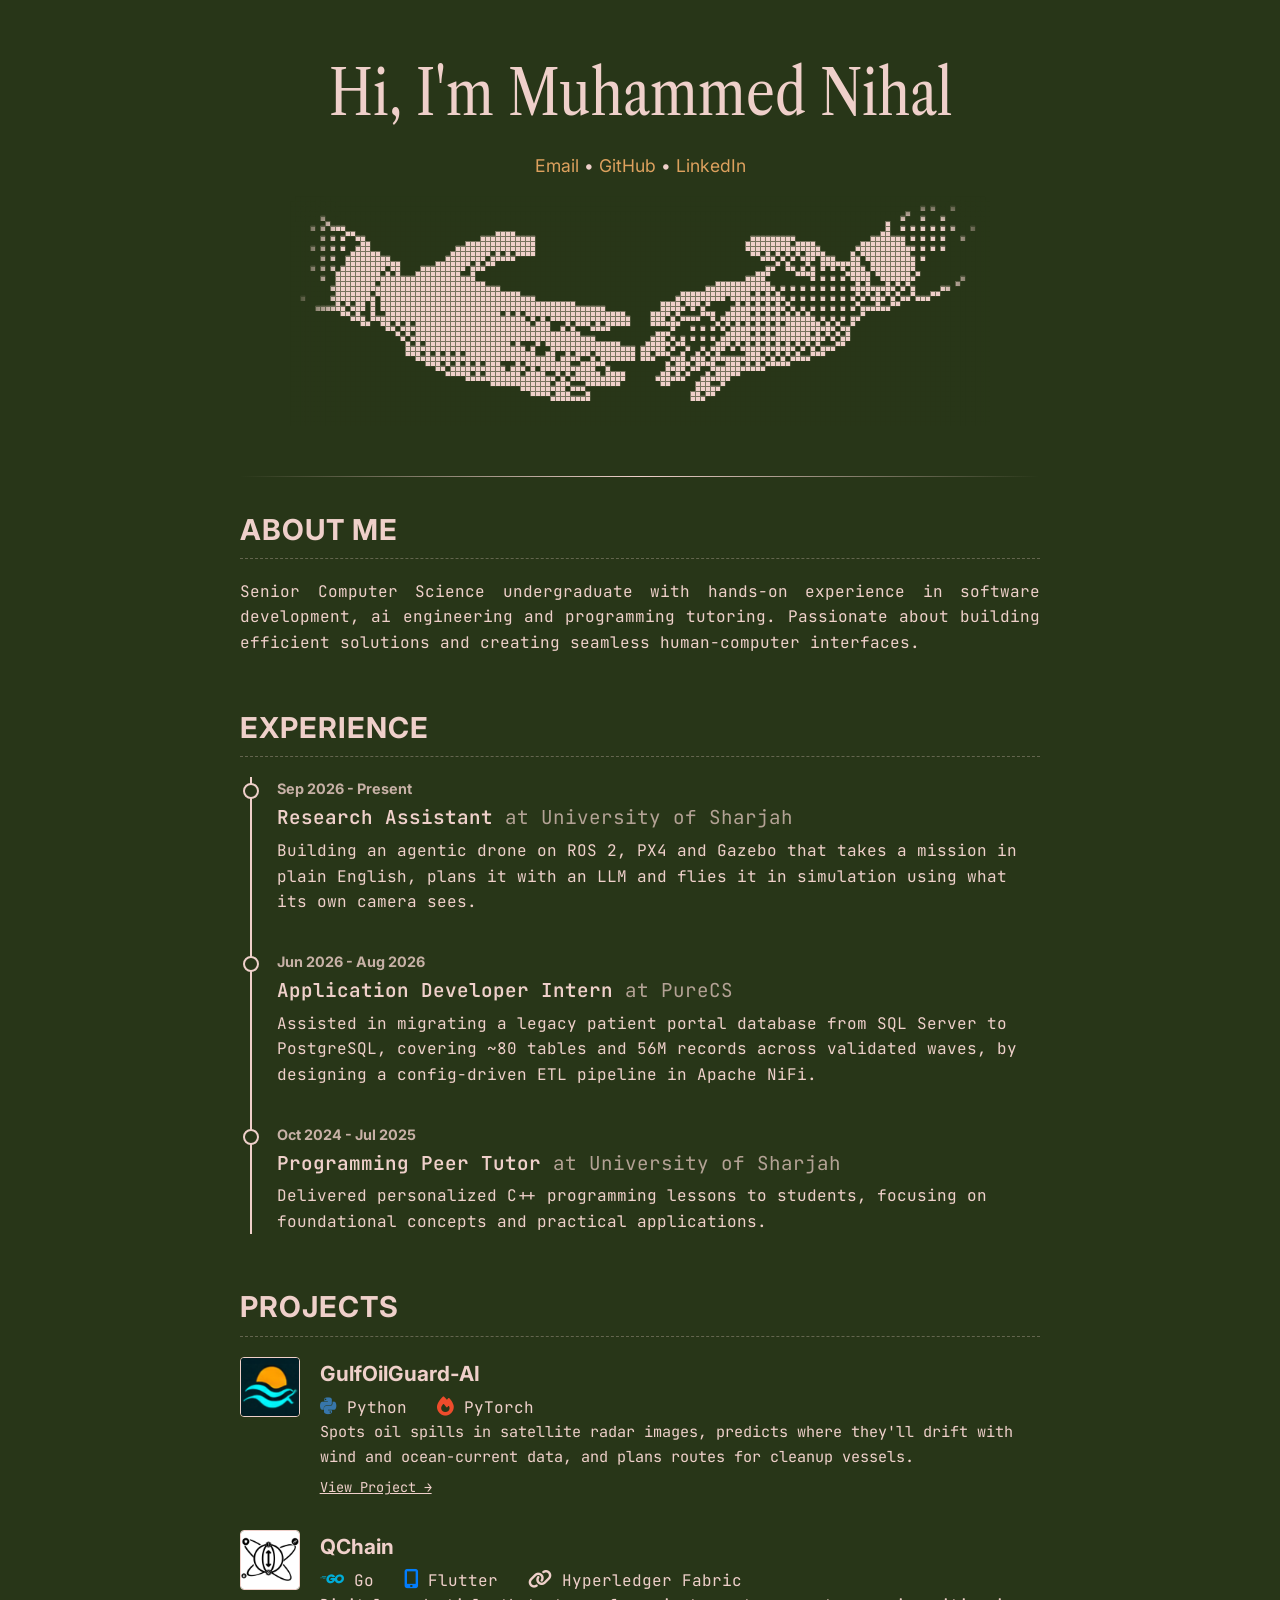
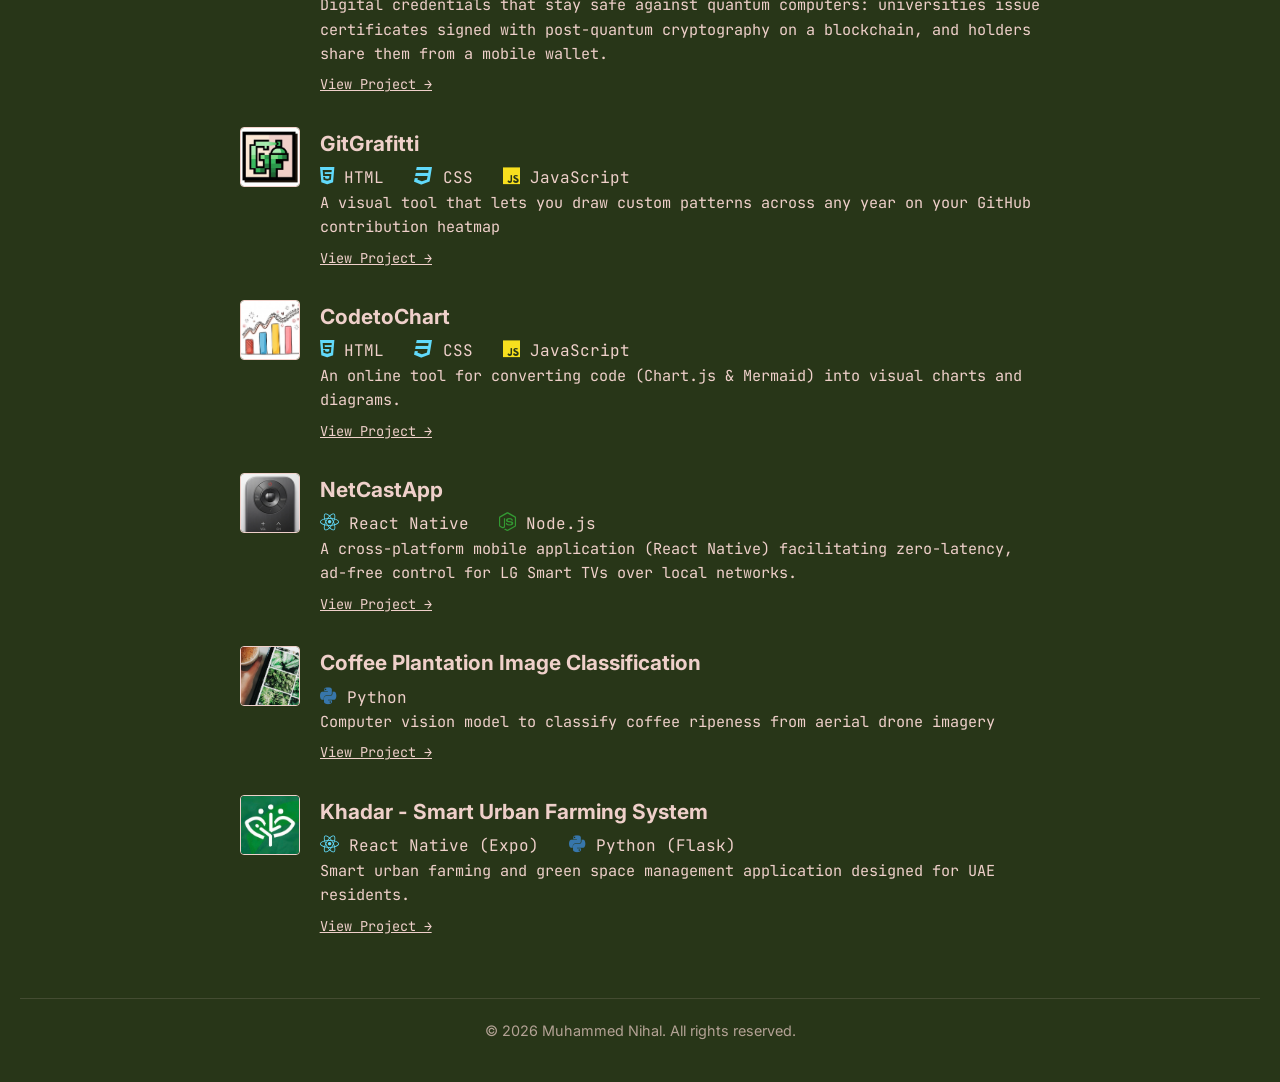
<file: index.html>
<!DOCTYPE html>
<html lang="en">
<head>
    <meta charset="UTF-8">
    <meta name="viewport" content="width=device-width, initial-scale=1.0">

    <title>Muhammed Nihal's Portfolio</title>
    <meta name="description" content="Personal portfolio and professional timeline of Muhammed Nihal.">
    <link rel="icon" href="assets/nih_logo.ico" type="image/x-icon">

    <link rel="preconnect" href="https://fonts.googleapis.com">
    <link rel="preconnect" href="https://fonts.gstatic.com" crossorigin>
    <link href="https://fonts.googleapis.com/css2?family=Inter:wght@400;600;700&family=JetBrains+Mono:wght@400;500&display=swap" rel="stylesheet">
    <link rel="stylesheet" href="https://cdnjs.cloudflare.com/ajax/libs/font-awesome/6.5.1/css/all.min.css">
    <link rel="stylesheet" href="style.css">
</head>
<body>

    <div class="container">

        <header class="site-header">
            <h1 class="main-title">Hi, I'm Muhammed Nihal</h1>

            <div class="social-links">
                <a href="mailto:nihvp@outlook.com">Email</a> •
                <a href="https://github.com/nihvp" target="_blank" rel="noopener noreferrer">GitHub</a> •
                <a href="https://linkedin.com/in/mnih" target="_blank" rel="noopener noreferrer">LinkedIn</a>
            </div>

            <!-- Pixel-art handshake drawn onto the page: two hands reach in, clasp and shake. CSS only (see style.css).
                 Each character is two pixels stacked: ▀ top, ▄ bottom, █ both. -->
            <div class="ascii-board" role="img" aria-label="Pixel-art animation of two hands reaching out and shaking">
<pre class="ascii-hand ascii-hand-left" aria-hidden="true">


      ▀▄
    ▀ ▀ ▀▀▀▄▄                            ▄▄▄▄
      ▀ ▀ ▀  ▀█▄                   ▄▄▄███████████
    ▀ ▀ ▀ ▀ ▄███▄▄              ▄███████▀█▀█▀████
      ▀ ▀  █████████▄▄       ▄▄█████▀█▀▄█▀▀▀▀
    ▀ ▀ ▀▄████████▀▄▀█   ▄████████▀ █▀▀
      ▀  ████████▀███████████████████▄▄
        ▀███████▀█████████████████████████▄▄▄▄
  ▀     ▀█▀█▀██▀█ ███████████████████████████████▄▄▄▄▄▄▄▄
     ▀▀▀▀▀█▄▀█▀ █ ▀███████████████████████▀█▀█▀████████████████▄▄▄▄
            ▀▀█▄▀▀██▀█▀█▀██████████████████████▄▀▄█▄▀▀▀█▀███▀█▀█████
                   ▀▀▄▀█▀███████████████████████████▄▄█▄█▄  ▀▀▀▀
                      ▀▄▀█▀█████████████████▀█▀▀▀█▀██████████▄▄▄▄▄
                       ███▀█▀█▀█▀█▀████████████▄█  ▄█▀▀█▀███▀████████
                         ▀▀███▀█▀█▀█▀█▀███▀▀▀█▀██████▄██▀▀▄▄█▄█▀▀▀▀▀▀
                             ▀▀▄████▀█▀████▄██▀▄█▄█▀▀█▀█▀████▄ █▄▄▄
                                   ▀▀▀▀▀████████████▀▄█▄▀▀▀███████▀
                                              ▀▀████▀██▄▀▀▀▄
                                                    ▀▀▀▀▀▀▀▀</pre>
<pre class="ascii-hand ascii-hand-right" aria-hidden="true">

                                                     ▄  ▀ ▀   ▀
                                                 ▄  ▀   ▀   ▀
                                                ▄█  ▀ ▀ ▀ ▀ ▀ ▀   ▀
                     ▄████████▀▄▄▄▄         ▄▄███████ ▀ ▀ ▀ ▀   ▀
                     ▀██▀█▀█▀█▀█▀███▄     ▄▀██████████▀ ▀ ▀ ▀
                        ▀▀▀▄▀▄▀ ▀█▀ ███▄▄▄██ ▀█████████ ▀
                       ▄▄█▀  ▀▀▄█▄█ ▀ ▀ ▀▄███▄▀███████▀▄
               ▄▄▄▄▄▄████▄        ▀ ▀ ▀ ▀ ▀█▀█  ▀█▀█▀█▀        ▄▀
        ▄▄▄▄▄█████████▀█▀█▀▄▀ ▀ ▀ ▀ ▀ ▀ ▀ ▀█▀█▀█▀█▀▄▀ █   ▄▄▀▀
    ▄▄▄█▀███▀█▀▀▀ ▀█▀█▀█▀█▀█▀▄▀ ▀ ▀ ▀ ▀ ▀ ▀▄▀ ▀█▀ █▄▀▀ ▀▀▀
  ▄▄██▀█▀ ▀ █▄▄  ▄████▀█▀█▀█▀▄▀▄▀▄▀ ▀ ▀ ▀ ▀ █▀▀▀▀▀
  ███▄█▄▀▀▀▀  ▀▄▀█▀█▀█▀█▀█▀█▀██████▄▀▄▀▄▀ █▀
   ▄▄▄▀   ▀ ▀ ▀ ▀▄████▀█▀█▀███████▀█▀█▀▄▀█
 ▄███▄▀▄█ ▀ ▀ ▀▄██▀█▀█▀█▀█▀█▀█▀█▀█▀█▀ ▀▄█▀
██▀██▄▀ ▄▀ ▄▀▄▀█▀ ▀ ▀███▀█▀█▀█▀▄▀ █▄█▀▀
▀▀▀  ▄▀██▄▀██▄█▀▀███▀█▀█▀▄█▄█▄▀▀▀▀
    ▄█▀█▀▄▀▀ ▄▀█████▀▀▀▀▀
   ▀██▀▀▀  ▄██▀▀█▀
          ▄█▀██▀
          ▀▀▀</pre>
<pre class="ascii-handshake" aria-hidden="true">

    ▀   ▀   ▀   ▀   ▀  ▄                                                                                         ▄  ▀   ▀   ▀   ▀   ▀
      ▀   ▀   ▀   ▀   ▀ ▀  ▄                                                                                 ▄ ▀▀ ▀   ▀   ▀   ▀   ▀
    ▀ ▀ ▀ ▀ ▀ ▀ ▀ ▀ ▀ ▀ ▀ ▀ ▀▀▄▄                              ▄▄███▄▄▄▄                                  ▄▄▀▀ ▀ ▀ ▀ ▀ ▀ ▀ ▀ ▀ ▀ ▀
        ▀ ▀ ▀ ▀ ▀ ▀ ▀ ▀ ▀ ▀ ▀ ▀ ▀▀▄▄                    ▄▄████████▀█▀██                              ▄▄▀▀ ▀ ▀ ▀ ▀ ▀ ▀ ▀ ▀ ▀ ▀
            ▀ ▀ ▀ ▀ ▀ ▀ ▀ ▀ ▀ ▀ ▀ ▀ ▀▀▄▄               ▄████▀█▀▀█▄█▀▀▀▀    ▄▄▄▄▄█████              █▀ ▀ ▀ ▀ ▀ ▀ ▀ ▀ ▀ ▀ ▀              ▄▀
    ▀  ▄        ▀ ▀ ▀ ▀ ▀ ▀ ▀ ▀ ▀ ▀ ▀   █             ▄█████▀▄▀▀       ▄▄███████▀███▀█           ▄███▄▀ ▀ ▀ ▀ ▀ ▀ ▀ ▀             ▄▄▀
        ▀▀▄▄        ▀ ▀ ▀ ▀ ▀ ▀ ▀ ▀ ▀▄█████▄▄        ██████▄▀    ▄▄▄▄▄▄███▀█▀█▀ ▀ ▀▀▀ ▀▄     ▄▄████████▄▀ ▀ ▀ ▀ ▀             ▄▄▀▀
            ▀▀▄▄        ▀ ▀ ▀ ▀ ▀ ▀ ███████████   ▄█████████████████▄▄▄ ▀▄█▄   ▀▀█▀ ▀ ▀ ▀█  █▄▀█████████▀ ▀ ▀             ▄▄▀▀
                ▀▀▄         ▀ ▀ ▀  ▄█████████▀██▄▄██████████████████████▀           ▀▄▀▄▀▄▀███▄ ▀████████▄            ▄▄▀▀
                   ▀▀▄▄         ▀ ▀███████▀▄▀█████████▀▀▄███▀████████████▄▀ ▀ ▀ ▀ ▀ ▀▄▀█▀▄██████ █████▀█▀▄        ▄▄▀▀
                       ▀▀▄▄       ▀████████▀████████▀▀▄███▀██▄█████████████▄▀ ▀   ▀ ▀ ▀▄▀█████▀▄▀█▀█▀█▀▄▀     ▄▄▀▀
                           ▀▀▄▄   ▀█▀█▀█▀ █▄████████▀▄▀▀█▄▄▀ ▄██████████▀█▀▄▀▄▀ ▀   ▀ ▀▄██████▀▄▀█▀█▀ ▀▄█▄▄▄▀▀
                               ▀▀▀▀▀▀▄██▀ █▄▀█████▀█▀▄▀  ▄██▀█▀███████████▀▄▀ ▀ ▀▄▀▄▀▄████▀█▀█▀ ██▄▄█▀▀
                                       ▀▀▀▀▀██▀█▀█▀▄▀ ▄███▀▀█▀▀█▀███▀█▀█▀█▀ ▀  ▄████████▀█▀ █▄▀▀
                                             ▀▀▀█ ▀▄▀ ▀█▀▄▄▀▀███▀█▀█▀█▀█▀ ▀ ▀ ▀█▀███▀█▀█▀▄█▀
                                                 ▀██▀█ ▄ █ ▄██▀▄▀█▀█▀█▀█▀ ▀▀▄ ▀█▀█▀█▀█▀▄██
                                                  ▀▀█▄█▄▄████▄▀ █▄█▄█▄█▄█▄▀ ▀█▄▀▀▀▀▀▀▀▀
                                                         ▀▀▀██▄█▀█        ▀▄█▄▀
                                                             ▀██▀</pre>
            </div>
        </header>

        <hr class="section-divider">

        <main>
            <section class="content-section">
                <h2 class="section-heading">About Me</h2>
                <p class="summary-text">
                    Senior Computer Science undergraduate with hands-on experience in software development, ai engineering and programming tutoring. Passionate about building efficient solutions and creating seamless human-computer interfaces.
                </p>
            </section>

            <section class="content-section">
                <h2 class="section-heading">Experience</h2>
                <div id="timeline-container">

                    <div class="timeline-item">
                        <div class="timeline-date">Sep 2026 - Present</div>
                        <h3 class="timeline-role">Research Assistant <span style="font-weight:normal; opacity:0.7;">at University of Sharjah</span></h3>
                        <p class="timeline-desc">Building an agentic drone on ROS 2, PX4 and Gazebo that takes a mission in plain English, plans it with an LLM and flies it in simulation using what its own camera sees.</p>
                    </div>

                    <div class="timeline-item">
                        <div class="timeline-date">Jun 2026 - Aug 2026</div>
                        <h3 class="timeline-role">Application Developer Intern <span style="font-weight:normal; opacity:0.7;">at PureCS</span></h3>
                        <p class="timeline-desc">Assisted in migrating a legacy patient portal database from SQL Server to PostgreSQL, covering ~80 tables and 56M records across validated waves, by designing a config-driven ETL pipeline in Apache NiFi.</p>
                    </div>

                    <div class="timeline-item">
                        <div class="timeline-date">Oct 2024 - Jul 2025</div>
                        <h3 class="timeline-role">Programming Peer Tutor <span style="font-weight:normal; opacity:0.7;">at University of Sharjah</span></h3>
                        <p class="timeline-desc">Delivered personalized C++ programming lessons to students, focusing on foundational concepts and practical applications.</p>
                    </div>

                </div>
            </section>

            <section class="content-section">
                <h2 class="section-heading">Projects</h2>
                <div id="projects-container">

                    <div class="project-item">
                        <img class="project-logo" src="assets/gulfoilguard_logo.png" alt="GulfOilGuard-AI Logo">
                        <div class="project-details">
                            <h3>GulfOilGuard-AI</h3>
                            <i class="fa-brands fa-python" style="color: #3776AB; font-size: 1.2rem;"></i> Python &nbsp;
                            <i class="fa-solid fa-fire" style="color: #EE4C2C; font-size: 1.2rem;"></i> PyTorch &nbsp;
                            <p>Spots oil spills in satellite radar images, predicts where they'll drift with wind and ocean-current data, and plans routes for cleanup vessels.</p>
                            <a class="project-link" href="https://github.com/OmarFarouq3/GulfOilGuard-AI" target="_blank" rel="noopener noreferrer">View Project →</a>
                        </div>
                    </div>

                    <div class="project-item">
                        <img class="project-logo" src="assets/qchain_logo.jpeg" alt="QChain Logo">
                        <div class="project-details">
                            <h3>QChain</h3>
                            <i class="fa-brands fa-golang" style="color: #00ADD8; font-size: 1.2rem;"></i> Go &nbsp;
                            <i class="fa-solid fa-mobile-screen-button" style="color: #027DFD; font-size: 1.2rem;"></i> Flutter &nbsp;
                            <i class="fa-solid fa-link" style="color: #EFD0CA; font-size: 1.2rem;"></i> Hyperledger Fabric &nbsp;
                            <p>Digital credentials that stay safe against quantum computers: universities issue certificates signed with post-quantum cryptography on a blockchain, and holders share them from a mobile wallet.</p>
                            <a class="project-link" href="https://teamqchain.github.io" target="_blank" rel="noopener noreferrer">View Project →</a>
                        </div>
                    </div>

                    <div class="project-item">
                        <img class="project-logo" src="assets/gitgrafitti_logo.jpeg" alt="GitGrafitti Logo">
                        <div class="project-details">
                            <h3>GitGrafitti</h3>
                            <i class="fa-brands fa-html5" style="color: #61DAFB; font-size: 1.2rem;"></i> HTML &nbsp;
                            <i class="fa-brands fa-css3" style="color: #61DAFB; font-size: 1.2rem;"></i> CSS &nbsp;
                            <i class="fa-brands fa-js" style="color: #F7DF1E; font-size: 1.2rem;"></i> JavaScript &nbsp;
                            <p>A visual tool that lets you draw custom patterns across any year on your GitHub contribution heatmap</p>
                            <a class="project-link" href="https://muhammed.me/gitgrafitti" target="_blank" rel="noopener noreferrer">View Project →</a>
                        </div>
                    </div>

                    <div class="project-item">
                        <img class="project-logo" src="assets/c2c_logo.jpeg" alt="CodetoChart Logo">
                        <div class="project-details">
                            <h3>CodetoChart</h3>
                            <i class="fa-brands fa-html5" style="color: #61DAFB; font-size: 1.2rem;"></i> HTML &nbsp;
                            <i class="fa-brands fa-css3" style="color: #61DAFB; font-size: 1.2rem;"></i> CSS &nbsp;
                            <i class="fa-brands fa-js" style="color: #F7DF1E; font-size: 1.2rem;"></i> JavaScript &nbsp;
                            <p>An online tool for converting code (Chart.js & Mermaid) into visual charts and diagrams.</p>
                            <a class="project-link" href="https://muhammed.me/CodetoChart" target="_blank" rel="noopener noreferrer">View Project →</a>
                        </div>
                    </div>

                    <div class="project-item">
                        <img class="project-logo" src="assets/netcastapp_logo.jpeg" alt="NetCastApp Logo">
                        <div class="project-details">
                            <h3>NetCastApp</h3>
                            <i class="fa-brands fa-react" style="color: #61DAFB; font-size: 1.2rem;"></i> React Native &nbsp;
                            <i class="fa-brands fa-node-js" style="color: #339933; font-size: 1.2rem;"></i> Node.js &nbsp;
                            <p>A cross-platform mobile application (React Native) facilitating zero-latency, ad-free control for LG Smart TVs over local networks.</p>
                            <a class="project-link" href="https://github.com/nihvp/NetCastApp" target="_blank" rel="noopener noreferrer">View Project →</a>
                        </div>
                    </div>

                    <div class="project-item">
                        <img class="project-logo" src="assets/coffee_logo.jpeg" alt="Coffee Plantation Image Classification Logo">
                        <div class="project-details">
                            <h3>Coffee Plantation Image Classification</h3>
                            <i class="fa-brands fa-python" style="color: #3776AB; font-size: 1.2rem;"></i> Python &nbsp;
                            <p>Computer vision model to classify coffee ripeness from aerial drone imagery</p>
                            <a class="project-link" href="https://github.com/nihvp/coffee-plant-ripeness-detector" target="_blank" rel="noopener noreferrer">View Project →</a>
                        </div>
                    </div>

                    <div class="project-item">
                        <img class="project-logo" src="assets/khadar_logo.jpeg" alt="Khadar - Smart Urban Farming System Logo">
                        <div class="project-details">
                            <h3>Khadar - Smart Urban Farming System</h3>
                            <i class="fa-brands fa-react" style="color: #61DAFB; font-size: 1.2rem;"></i> React Native (Expo) &nbsp;
                            <i class="fa-brands fa-python" style="color: #3776AB; font-size: 1.2rem;"></i> Python (Flask) &nbsp;
                            <p>Smart urban farming and green space management application designed for UAE residents.</p>
                            <a class="project-link" href="https://github.com/amxr21/khadar-mobile-app" target="_blank" rel="noopener noreferrer">View Project →</a>
                        </div>
                    </div>
                </div>
            </section>
        </main>
    </div>

    <footer class="site-footer">
        <p>&copy; 2026 Muhammed Nihal. All rights reserved.</p>
    </footer>

</body>
</html>
</file>
<file: style.css>
/* =========================================
   CUSTOM FONT SETUP
   ========================================= */
/* Loading the custom Libre Caslon Condensed font from local files */
@font-face {
    font-family: 'Libre Caslon Condensed';
    src: url('assets/fonts/LibreCaslonCondensed-Regular.ttf') format('truetype');
    font-weight: normal;
    font-style: normal;
}

/* Tiny font used by the handshake board: every character is a 0.5em x 1em cell,
   and the block characters ▀ ▄ █ fill its top half, bottom half or all of it.
   That turns each character into two square pixels. */
@font-face {
    font-family: 'Pixel Blocks';
    src: url('assets/fonts/pixel-blocks.woff') format('woff');
    font-weight: normal;
    font-style: normal;
}

/* =========================================
   RESET & GLOBAL STYLES
   ========================================= */
/* This removes default browser margins so our design looks consistent everywhere */
* {
    margin: 0;
    padding: 0;
    box-sizing: border-box;
}

body {
    background-color: #283618; /* Dark olive green */
    color: #EFD0CA;            /* Cream/beige */
    font-family: 'JetBrains Mono', monospace; /* Base font for regular text */
    line-height: 1.6;          /* Gives text some breathing room */
    padding: 40px 20px;        /* Space around the edges of the screen */
}

/* =========================================
   LAYOUT
   ========================================= */
.container {
    max-width: 800px; /* Prevents the site from stretching too wide on big screens */
    margin: 0 auto;   /* Centers the container horizontally */
}

/* =========================================
   HEADER STYLES
   ========================================= */
.site-header {
    text-align: center;
    padding-bottom: 20px;
}

.main-title {
    font-family: 'Libre Caslon Condensed', serif; /* Using our new custom font */
    font-size: 4rem;
    font-weight: normal;
    margin-bottom: 10px;
}

.social-links {
    font-family: 'Inter', sans-serif;
    font-size: 1.1rem;
    margin-bottom: 15px;
}

.social-links a {
    color: #DDA15E;
    text-decoration: none;
    transition: opacity 0.2s; /* Smooth fade effect when hovering */
}

.social-links a:hover {
    opacity: 0.7; /* Makes links slightly transparent on hover */
}

/* =========================================
   PIXEL-ART HANDSHAKE (pure CSS, no JS)
   =========================================
   A 140 x 46 pixel area drawn with the Pixel Blocks font: 140 characters wide,
   23 rows tall. It has no border and uses the page colours, so the hands look
   drawn straight onto the page; the sleeves dissolve into dots near the edges.
   The hands were rendered from simple 3D models, then turned into pixels:
   lit skin is solid, shadows become dot patterns, lines separate overlapping parts.
   It holds three <pre> drawings: the left hand, the right hand and the
   clasped handshake. All animations share one 7s loop so they stay in sync:
     0-6%    empty
     6-24%   hands reach in from the top corners, 3 pixels across + 1 down per step
     24-30%  fingertips touch
     30-80%  handshake (shakes up and down 36-57%)
     80-96%  hands slide back out
*/
.ascii-board {
    --px: 0.5em;                           /* one pixel = one character's width */
    --row: 1em;                            /* one text row = two pixels tall */
    --bg: #283618;                         /* same green as the page */
    --ink: #EFD0CA;                        /* same cream as the page text */
    --fade: linear-gradient(to right, transparent, #000 7%, #000 93%, transparent);
    --fade-top: linear-gradient(to bottom, transparent, #000 12%);
    position: relative;
    width: calc(140 * var(--px));
    max-width: 100%;
    height: calc(23 * var(--row));
    margin: 5px auto 0;
    overflow: hidden;                      /* hides the hands while they are "off screen" */
    font-family: 'Pixel Blocks', monospace;
    font-size: clamp(4px, calc((100vw - 40px) / 70), 10px);  /* 10px font = 5px pixels; shrinks to fit phones */
    line-height: var(--row);
    text-align: left;                      /* the header is centered; the drawings must not be */
    color: var(--ink);
    /* soft edges, so hands sliding in or out never show a hard cut-off line */
    -webkit-mask-image: var(--fade), var(--fade-top);
    -webkit-mask-composite: source-in;
    mask-image: var(--fade), var(--fade-top);
    mask-composite: intersect;
}

/* Thin lines in the page colour on top of everything, so neighbouring
   pixels show tiny gaps between them, like an old LCD */
.ascii-board::after {
    content: "";
    position: absolute;
    inset: 0;
    pointer-events: none;
    background-image:
        linear-gradient(to right, var(--bg) 0 12%, transparent 12%),
        linear-gradient(to bottom, var(--bg) 0 12%, transparent 12%);
    background-size: var(--px) var(--px);
    opacity: 0.6;
}

.ascii-board pre {
    position: absolute;
    top: 0;
    font: inherit;
}

/* Left hand: drawn on the left half, fingertips at the middle */
.ascii-hand-left {
    left: 0;
    animation: hand-left 7s steps(24, end) infinite,
               show-hands 7s step-end infinite;
}

/* Right hand: drawn on the right half, fingertips at the middle */
.ascii-hand-right {
    left: 50%;
    animation: hand-right 7s steps(24, end) infinite,
               show-hands 7s step-end infinite;
}

.ascii-handshake {
    left: 0;
    opacity: 0;
    animation: show-handshake 7s step-end infinite,
               shake 7s step-end infinite;
}

/* Hands travel along their arms: 72 pixels across and 24 up is far enough
   to push each one fully out of view, in whole-pixel steps */
@keyframes hand-left {
    0%, 6%    { transform: translate(calc(-72 * var(--px)), calc(-24 * var(--px))); }
    24%, 84%  { transform: translate(0, 0); }
    96%, 100% { transform: translate(calc(-72 * var(--px)), calc(-24 * var(--px))); }
}

@keyframes hand-right {
    0%, 6%    { transform: translate(calc(72 * var(--px)), calc(-24 * var(--px))); }
    24%, 84%  { transform: translate(0, 0); }
    96%, 100% { transform: translate(calc(72 * var(--px)), calc(-24 * var(--px))); }
}

@keyframes show-hands {
    0%   { opacity: 1; }
    30%  { opacity: 0; }
    80%  { opacity: 1; }
}

@keyframes show-handshake {
    0%        { opacity: 0; }
    30%       { opacity: 1; }
    80%, 100% { opacity: 0; }
}

/* Moves the clasped hands one row (2 pixels) up / down, twice */
@keyframes shake {
    0%        { transform: translateY(0); }
    36%       { transform: translateY(calc(-1 * var(--row))); }
    39%       { transform: translateY(0); }
    42%       { transform: translateY(var(--row)); }
    45%       { transform: translateY(0); }
    48%       { transform: translateY(calc(-1 * var(--row))); }
    51%       { transform: translateY(0); }
    54%       { transform: translateY(var(--row)); }
    57%, 100% { transform: translateY(0); }
}

/* Visitors who prefer less motion just see the handshake */
@media (prefers-reduced-motion: reduce) {
    .ascii-board pre {
        animation: none;
    }

    .ascii-hand {
        opacity: 0;
    }

    .ascii-handshake {
        opacity: 1;
    }
}

/* The horizontal line under the header
.section-divider {
    border: none;
    border-top: 1px solid #EFD0CA;
    margin: 30px 0;
    opacity: 0.5;
}
*/
.section-divider {
    border: 0;
    height: 1px;
    background: linear-gradient(to right, transparent, #EFD0CA, transparent);
    margin: 30px 0;
}

/* =========================================
   MAIN CONTENT STYLES
   ========================================= */
.content-section {
    margin-bottom: 50px; /* Space between sections */
}

.section-heading {
    font-family: 'Inter', sans-serif;
    font-size: 1.8rem;
    text-transform: uppercase;
    letter-spacing: 1px;
    margin-bottom: 20px;
    border-bottom: 1px dashed rgba(239, 208, 202, 0.3);
    padding-bottom: 5px;
}

.summary-text {
    font-size: 1rem;
    text-align: justify;
}

/* =========================================
   TIMELINE (EXPERIENCE) STYLES
   ========================================= */
#timeline-container {
    position: relative;
    padding-left: 25px;
    border-left: 2px solid #EFD0CA; /* The vertical line of the timeline */
    margin-left: 10px;
}

.timeline-item {
    position: relative;
    margin-bottom: 35px;
}

/* The dot on the timeline */
.timeline-item::before {
    content: '';
    position: absolute;
    left: -34px; /* Positions the dot right over the vertical line */
    top: 6px;
    width: 12px;
    height: 12px;
    border-radius: 50%; /* Makes the box a circle */
    background-color: #283618;
    border: 2px solid #EFD0CA;
}

.timeline-date {
    font-family: 'Inter', sans-serif;
    font-weight: bold;
    font-size: 0.9rem;
    opacity: 0.8;
}

.timeline-role {
    font-size: 1.2rem;
    font-weight: 600;
    margin: 2px 0 5px 0;
}

/* =========================================
   PROJECTS STYLES
   ========================================= */
.project-item {
    display: flex; /* Aligns logo and text side-by-side */
    gap: 20px;     /* Space between logo and text */
    align-items: flex-start;
    margin-bottom: 30px;
}

.project-logo {
    width: 60px;
    height: 60px;
    object-fit: cover; /* Ensures images don't stretch weirdly */
    border: 1px solid #EFD0CA;
    border-radius: 4px;
    background-color: rgba(239, 208, 202, 0.1); /* Fallback color if image fails */
}

.project-details h3 {
    font-family: 'Inter', sans-serif;
    font-size: 1.3rem;
    margin-bottom: 5px;
}

.project-details p {
    font-size: 0.95rem;
    margin-bottom: 5px;
}

.project-link {
    color: #EFD0CA;
    font-size: 0.85rem;
    text-decoration: underline;
}

/* =========================================
   FOOTER STYLES
   ========================================= */
.site-footer {
    text-align: center;
    margin-top: 60px;
    padding-top: 20px;
    border-top: 1px solid rgba(239, 208, 202, 0.2);
    font-family: 'Inter', sans-serif;
    font-size: 0.9rem;
    opacity: 0.7;
}

/* =========================================
   MOBILE RESPONSIVENESS
   ========================================= */
/* These rules only apply when the screen is 600px wide or smaller (like phones) */
@media (max-width: 600px) {
    body {
        padding: 20px 15px; /* Less padding on small screens */
    }

    .main-title {
        font-size: 3rem; /* Smaller main heading */
    }

    .project-item {
        flex-direction: column; /* Stack logo on top of text on phones */
        gap: 10px;
    }

    .project-logo {
        width: 50px;
        height: 50px;
    }
}
</file>
